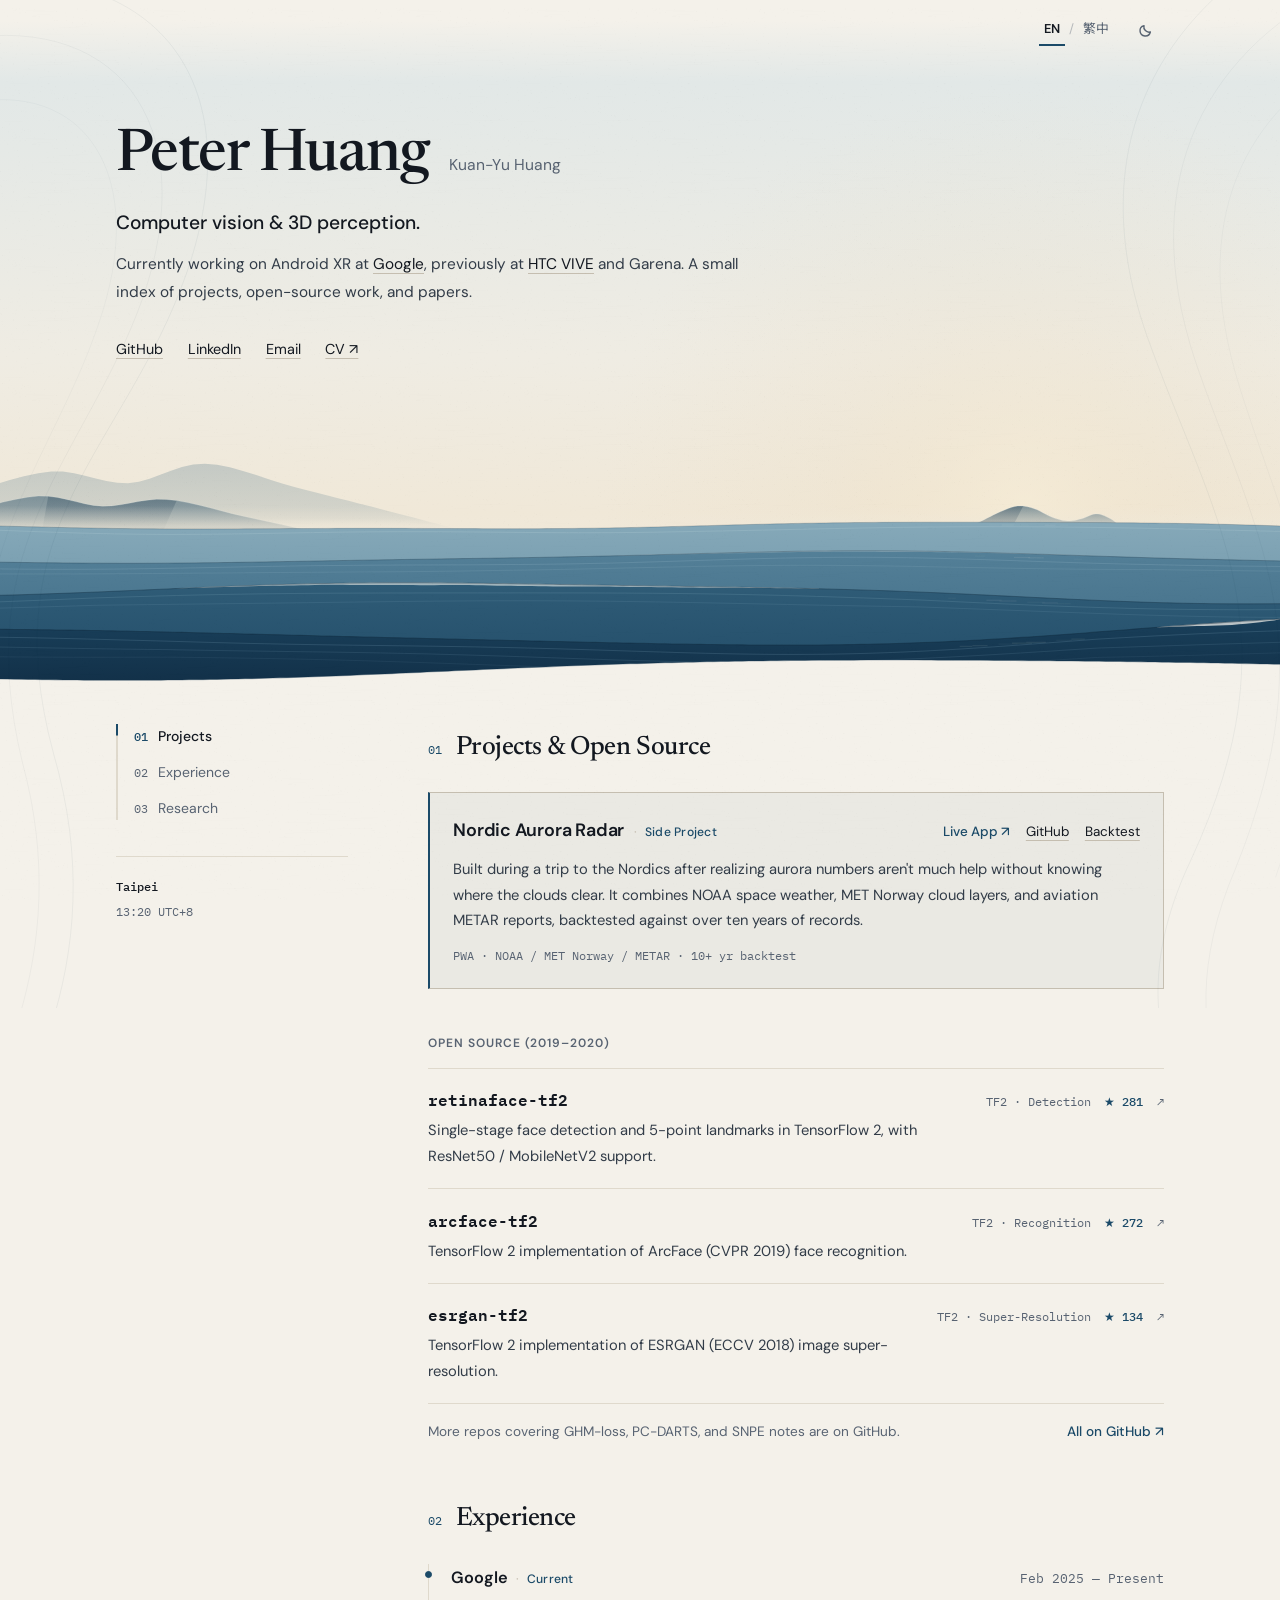
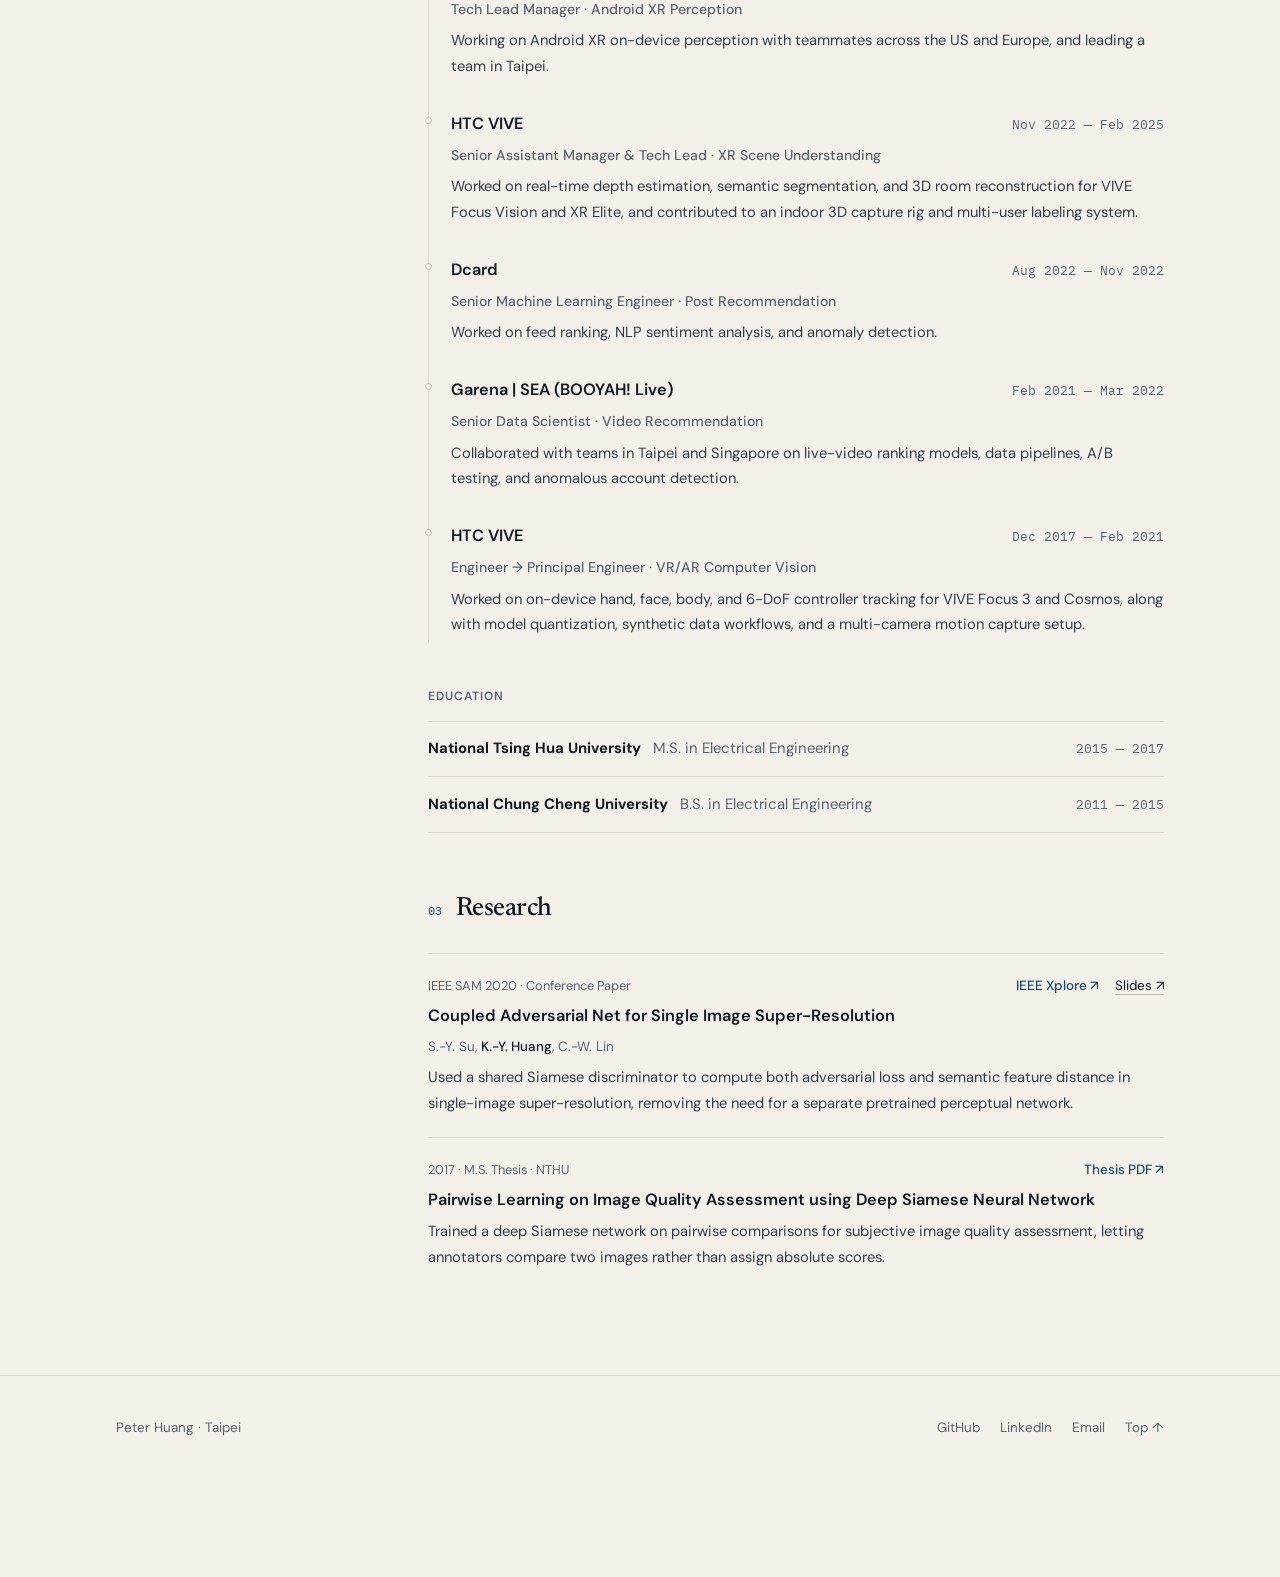
<file: index.html>
<!DOCTYPE html>
<html lang="en" data-theme="light">
<head>
  <meta charset="UTF-8" />
  <meta name="viewport" content="width=device-width, initial-scale=1.0, viewport-fit=cover" />
  <meta name="google-site-verification" content="9uDTXgYt6cLyIyEW8tmFensPSWjd_Yc3Xj_U_BoEsS0" />
  <meta id="theme-color-meta" name="theme-color" content="#f4f1ea" />
  <link rel="manifest" href="manifest.webmanifest" />

  <title>Peter Huang — Computer Vision &amp; 3D Perception</title>
  <meta name="description" content="Peter (Kuan-Yu) Huang — Computer vision and 3D perception engineer in Taipei. Android XR at Google, formerly HTC VIVE and Garena." />
  <meta name="author" content="Peter (Kuan-Yu) Huang" />
  <link rel="canonical" href="https://peteryux.github.io/" />

  <!-- Open Graph / Social (Zero PII) -->
  <meta property="og:type" content="website" />
  <meta property="og:url" content="https://peteryux.github.io/" />
  <meta property="og:title" content="Peter Huang — Computer Vision &amp; 3D Perception" />
  <meta property="og:description" content="Computer vision and 3D perception engineer in Taipei. Android XR at Google, formerly HTC VIVE and Garena." />
  <meta property="og:image" content="https://peteryux.github.io/assets/og-card.png" />
  <meta property="og:image:width" content="1200" />
  <meta property="og:image:height" content="630" />
  <meta property="og:image:alt" content="Peter Huang — Computer Vision and 3D Perception Engineer in Taipei" />
  <meta name="twitter:card" content="summary_large_image" />
  <meta name="twitter:title" content="Peter Huang — Computer Vision &amp; 3D Perception" />
  <meta name="twitter:description" content="Computer vision and 3D perception engineer in Taipei. Android XR at Google, formerly HTC VIVE and Garena." />
  <meta name="twitter:image" content="https://peteryux.github.io/assets/og-card.png" />

  <!-- App Icon & Favicon (Tide Crest) -->
  <meta name="apple-mobile-web-app-capable" content="yes" />
  <meta name="mobile-web-app-capable" content="yes" />
  <meta name="apple-mobile-web-app-status-bar-style" content="default" />
  <meta name="apple-mobile-web-app-title" content="Peter Huang" />
  <link rel="icon" type="image/svg+xml" href="assets/icon.svg" />
  <link rel="apple-touch-icon" sizes="180x180" href="assets/apple-touch-icon.png" />
  <link rel="icon" type="image/png" sizes="512x512" href="assets/icon-512.png" />

  <!-- Typography -->
  <link rel="preconnect" href="https://fonts.googleapis.com" />
  <link rel="preconnect" href="https://fonts.gstatic.com" crossorigin />
  <link href="https://fonts.googleapis.com/css2?family=DM+Sans:opsz,wght@9..40,400;9..40,500;9..40,600&family=IBM+Plex+Mono:wght@400;500&family=Newsreader:opsz,wght@6..72,400;6..72,500&family=Noto+Sans+TC:wght@400;500;600&family=Noto+Serif+TC:wght@400;500&display=swap" rel="stylesheet" />

  <!-- Pre-paint theme bootstrap -->
  <script>
    (function () {
      try {
        var saved = window.localStorage.getItem('peteryux_theme');
        var theme = (saved === 'dark' || saved === 'night') ? 'dark' : 'light';
        var color = theme === 'dark' ? '#0b1017' : '#f4f1ea';
        var root = document.documentElement;
        root.setAttribute('data-theme', theme);
        root.style.colorScheme = theme;
        root.style.backgroundColor = color;
        var meta = document.getElementById('theme-color-meta') || document.querySelector('meta[name="theme-color"]');
        if (meta) meta.setAttribute('content', color);
      } catch (e) {}
    })();
  </script>

  <link rel="stylesheet" href="css/style.css?v=20261127i" />
</head>
<body id="top">

  <a href="#main-content" class="skip-link">Skip to content</a>

  <!-- Tactile Paper Grain & Subtle Bathymetric Depth Contours (Full-Scene Continuity) -->
  <div id="paper-grain" class="paper-grain" aria-hidden="true"></div>
  <svg id="depth-contours" class="depth-contours" viewBox="0 0 1440 1600" preserveAspectRatio="xMidYMid slice" fill="none" aria-hidden="true">
    <path d="M-80 220 C 160 170, 290 310, 210 540 C 140 740, -10 820, 60 1080 C 130 1320, 20 1490, -60 1620" stroke="currentColor" stroke-width="0.9" />
    <path d="M-60 280 C 130 240, 230 370, 160 570 C 95 750, -35 840, 25 1090 C 85 1310, -10 1470, -80 1600" stroke="currentColor" stroke-width="0.7" />
    <path d="M-40 350 C 95 320, 170 430, 110 600 C 55 760, -55 860, -5 1100" stroke="currentColor" stroke-width="0.55" />
    <path d="M1510 140 C 1320 220, 1210 380, 1290 610 C 1365 820, 1460 940, 1340 1200 C 1240 1410, 1360 1540, 1480 1640" stroke="currentColor" stroke-width="0.9" />
    <path d="M1520 210 C 1360 285, 1275 430, 1345 640 C 1410 830, 1495 950, 1390 1210 C 1300 1420, 1410 1540, 1510 1630" stroke="currentColor" stroke-width="0.7" />
    <path d="M1530 290 C 1400 355, 1335 480, 1395 670 C 1450 845, 1525 965, 1435 1220" stroke="currentColor" stroke-width="0.55" />
  </svg>

  <!-- HEADER (Transparent at top so <body> drives status bar; solid var(--bg) directly on fixed header when scrolled) -->
  <header id="site-header" class="site-header">
    <div class="shell header-inner">
      <a href="#top" id="brand-name" class="brand-name">Peter Huang</a>

      <nav class="nav-links" aria-label="Primary navigation">
        <a href="#projects" data-i18n="navProjects">Projects</a>
        <a href="#experience" data-i18n="navExp">Experience</a>
        <a href="#research" data-i18n="navResearch">Research</a>
      </nav>

      <div class="header-controls">
        <div id="lang-switch" class="lang-switch" role="group" aria-label="Language switch">
          <button id="btn-lang-en" type="button" class="ctrl-btn is-active" aria-pressed="true">EN</button>
          <span class="ctrl-sep" aria-hidden="true">/</span>
          <button id="btn-lang-zh" type="button" class="ctrl-btn" aria-pressed="false">繁中</button>
          <span id="lang-indicator" class="lang-indicator" aria-hidden="true"></span>
        </div>

        <button id="btn-theme" type="button" class="theme-btn" aria-label="Toggle dark mode" title="Toggle theme">
          <svg class="icon-sun" width="15" height="15" viewBox="0 0 16 16" fill="none" stroke="currentColor" stroke-width="1.5" stroke-linecap="round" aria-hidden="true" focusable="false">
            <circle cx="8" cy="8" r="3" />
            <path d="M8 1.5v1.6M8 12.9v1.6M1.5 8h1.6M12.9 8h1.6M3.4 3.4l1.1 1.1M11.5 11.5l1.1 1.1M12.6 3.4l-1.1 1.1M4.5 11.5l-1.1 1.1" />
          </svg>
          <svg class="icon-moon" width="15" height="15" viewBox="0 0 16 16" fill="none" stroke="currentColor" stroke-width="1.5" stroke-linecap="round" stroke-linejoin="round" aria-hidden="true" focusable="false">
            <path d="M13.2 9.6A5.6 5.6 0 0 1 6.4 2.8a5.6 5.6 0 1 0 6.8 6.8Z" />
          </svg>
        </button>
      </div>
    </div>
    <div id="mobile-tide-bar" class="mobile-tide-bar" aria-hidden="true"></div>
  </header>

  <!-- FULL-BLEED TAIWAN EAST COAST PRINT HERO (Qingshui Cliffs + Guishan Island + Prussian-Indigo Swells melting into paper) -->
  <section id="hero-stage" class="hero-stage">
    <canvas id="coast-canvas" class="coast-canvas" aria-hidden="true"></canvas>

    <div class="shell hero-content i18n-swap">
      <h1 id="hero-name" class="hero-name">
        Peter Huang <span class="hero-name-sub">Kuan-Yu Huang</span>
      </h1>

      <p class="hero-lead" data-i18n="heroLead">
        Computer vision &amp; 3D perception.
      </p>

      <p id="hero-bio" class="hero-bio">
        Currently working on Android XR at <a href="https://arvr.google.com/" target="_blank" rel="noopener noreferrer" class="text-link">Google</a>, previously at <a href="https://www.vive.com/us/" target="_blank" rel="noopener noreferrer" class="text-link">HTC VIVE</a> and Garena. A small index of projects, open-source work, and papers.
      </p>

      <div class="hero-links">
        <a href="https://github.com/peteryuX" target="_blank" rel="noopener noreferrer" class="text-link">GitHub</a>
        <a href="https://www.linkedin.com/in/kuan-yu-huang/" target="_blank" rel="noopener noreferrer" class="text-link">LinkedIn</a>
        <button type="button" class="text-link copy-email-btn" data-email="peter124574@gmail.com">
          <span class="copy-email-label">Email</span>
        </button>
        <a href="https://drive.google.com/open?id=17-lXG5CuVkr2549FdiioRPHkRUV3npoD" target="_blank" rel="noopener noreferrer" class="text-link" data-i18n="ctaCv">CV ↗</a>
      </div>
    </div>
  </section>

  <!-- MAIN EDITORIAL SHELL (Asymmetric Desktop 2-Column: Sticky Tide-Depth Rail + Serene Reading Column) -->
  <div class="page-band">
    <div id="main-content" class="shell editorial-grid">

    <!-- LEFT STICKY RAIL (Desktop >= 1024px) -->
    <aside class="side-rail" aria-label="Section index and status">
      <div class="side-rail-inner">
        <div class="rail-index">
          <div class="tide-track" aria-hidden="true">
            <div id="tide-fill" class="tide-fill"></div>
          </div>
          <nav class="rail-nav" aria-label="On this page">
            <a href="#projects" class="rail-link is-active" data-target="projects">
              <span class="rail-num font-mono">01</span>
              <span data-i18n="navProjects">Projects</span>
            </a>
            <a href="#experience" class="rail-link" data-target="experience">
              <span class="rail-num font-mono">02</span>
              <span data-i18n="navExp">Experience</span>
            </a>
            <a href="#research" class="rail-link" data-target="research">
              <span class="rail-num font-mono">03</span>
              <span data-i18n="navResearch">Research</span>
            </a>
          </nav>
        </div>

        <div class="rail-meta font-mono">
          <div class="rail-loc" data-i18n="railLoc">Taipei</div>
          <div id="taipei-clock" class="rail-clock">--:-- UTC+8</div>
        </div>

        <div id="rail-actions" class="rail-actions">
          <button type="button" class="rail-action-link copy-email-btn" data-email="peter124574@gmail.com">
            <span class="copy-email-label" data-i18n="copyEmailShort">Copy Email</span>
          </button>
          <a href="https://github.com/peteryuX" target="_blank" rel="noopener noreferrer" class="rail-action-link">GitHub ↗</a>
          <a href="https://drive.google.com/open?id=17-lXG5CuVkr2549FdiioRPHkRUV3npoD" target="_blank" rel="noopener noreferrer" class="rail-action-link" data-i18n="ctaCv">CV ↗</a>
        </div>
      </div>
    </aside>

    <!-- RIGHT READING STREAM -->
    <main class="reading-stream i18n-swap">

      <!-- 01 · PROJECTS & OPEN SOURCE -->
      <section id="projects" class="section">
        <header class="section-head">
          <span class="section-num font-mono">01</span>
          <h2 class="section-title" data-i18n="secProjects">Projects &amp; Open Source</h2>
        </header>

        <!-- Featured Side Project (Architectural Editorial Hairline Plate, Zero SaaS Box) -->
        <article class="editorial-plate">
          <div class="plate-top">
            <div class="entry-title-group">
              <h3 class="entry-title">Nordic Aurora Radar</h3>
              <span class="entry-tag" data-i18n="auroraBadge">Side Project</span>
            </div>
            <div class="inline-links">
              <a id="aurora-live-link" href="https://peteryux.github.io/nordic-aurora-radar/" target="_blank" rel="noopener noreferrer" class="accent-link" data-i18n="liveApp">Live App ↗</a>
              <a href="https://github.com/peteryuX/nordic-aurora-radar" target="_blank" rel="noopener noreferrer" class="text-link">GitHub</a>
              <a href="https://github.com/peteryuX/nordic-aurora-radar/blob/main/VALIDATION.md" target="_blank" rel="noopener noreferrer" class="text-link" data-i18n="validation">Backtest</a>
            </div>
          </div>

          <p class="item-desc" data-i18n="auroraDesc">
            Built during a trip to the Nordics after realizing aurora numbers aren't much help without knowing where the clouds clear. It combines NOAA space weather, MET Norway cloud layers, and aviation METAR reports, backtested against over ten years of records.
          </p>

          <p class="meta-line font-mono">PWA · NOAA / MET Norway / METAR · 10+ yr backtest</p>
        </article>

        <!-- Open Source (Spotlight Depth-of-Field List) -->
        <div class="list-wrap">
          <div class="sub-label" data-i18n="ossLabel">Open Source (2019–2020)</div>

          <div class="list-group spotlight-group">
            <a href="https://github.com/peteryuX/retinaface-tf2" target="_blank" rel="noopener noreferrer" class="list-row list-row-link spotlight-item">
              <div class="row-main">
                <span class="row-title font-mono">retinaface-tf2</span>
                <p class="item-desc" data-i18n="repoRetina">
                  Single-stage face detection and 5-point landmarks in TensorFlow 2, with ResNet50 / MobileNetV2 support.
                </p>
              </div>
              <div class="row-meta font-mono">
                <span>TF2 · Detection</span>
                <span class="star-count" data-repo="retinaface-tf2">★ 281</span>
                <span class="arrow" aria-hidden="true">↗</span>
              </div>
            </a>

            <a href="https://github.com/peteryuX/arcface-tf2" target="_blank" rel="noopener noreferrer" class="list-row list-row-link spotlight-item">
              <div class="row-main">
                <span class="row-title font-mono">arcface-tf2</span>
                <p class="item-desc" data-i18n="repoArc">
                  TensorFlow 2 implementation of ArcFace (CVPR 2019) face recognition.
                </p>
              </div>
              <div class="row-meta font-mono">
                <span>TF2 · Recognition</span>
                <span class="star-count" data-repo="arcface-tf2">★ 272</span>
                <span class="arrow" aria-hidden="true">↗</span>
              </div>
            </a>

            <a href="https://github.com/peteryuX/esrgan-tf2" target="_blank" rel="noopener noreferrer" class="list-row list-row-link spotlight-item">
              <div class="row-main">
                <span class="row-title font-mono">esrgan-tf2</span>
                <p class="item-desc" data-i18n="repoEsrgan">
                  TensorFlow 2 implementation of ESRGAN (ECCV 2018) image super-resolution.
                </p>
              </div>
              <div class="row-meta font-mono">
                <span>TF2 · Super-Resolution</span>
                <span class="star-count" data-repo="esrgan-tf2">★ 134</span>
                <span class="arrow" aria-hidden="true">↗</span>
              </div>
            </a>
          </div>

          <div class="list-footer">
            <span class="muted-note" data-i18n="moreReposNote">More repos covering GHM-loss, PC-DARTS, and SNPE notes are on GitHub.</span>
            <a href="https://github.com/peteryuX?tab=repositories" target="_blank" rel="noopener noreferrer" class="accent-link" data-i18n="allReposLink">All on GitHub ↗</a>
          </div>
        </div>
      </section>

      <!-- 02 · EXPERIENCE -->
      <section id="experience" class="section">
        <header class="section-head">
          <span class="section-num font-mono">02</span>
          <h2 class="section-title" data-i18n="secExp">Experience</h2>
        </header>

        <ol id="timeline-list" class="timeline-list">
          <li class="timeline-item is-current">
            <span class="timeline-dot" aria-hidden="true"></span>
            <div class="timeline-head">
              <div class="timeline-org-wrap">
                <span class="timeline-org">Google</span>
                <span class="entry-tag">Current</span>
              </div>
              <span class="timeline-period font-mono">Feb 2025 — Present</span>
            </div>
            <div class="timeline-role">Tech Lead Manager · Android XR Perception</div>
            <p class="timeline-detail">Working on Android XR on-device perception with teammates across the US and Europe, and leading a team in Taipei.</p>
          </li>
          <li class="timeline-item">
            <span class="timeline-dot" aria-hidden="true"></span>
            <div class="timeline-head">
              <div class="timeline-org-wrap"><span class="timeline-org">HTC VIVE</span></div>
              <span class="timeline-period font-mono">Nov 2022 — Feb 2025</span>
            </div>
            <div class="timeline-role">Senior Assistant Manager &amp; Tech Lead · XR Scene Understanding</div>
            <p class="timeline-detail">Worked on real-time depth estimation, semantic segmentation, and 3D room reconstruction for VIVE Focus Vision and XR Elite, and contributed to an indoor 3D capture rig and multi-user labeling system.</p>
          </li>
          <li class="timeline-item">
            <span class="timeline-dot" aria-hidden="true"></span>
            <div class="timeline-head">
              <div class="timeline-org-wrap"><span class="timeline-org">Dcard</span></div>
              <span class="timeline-period font-mono">Aug 2022 — Nov 2022</span>
            </div>
            <div class="timeline-role">Senior Machine Learning Engineer · Post Recommendation</div>
            <p class="timeline-detail">Worked on feed ranking, NLP sentiment analysis, and anomaly detection.</p>
          </li>
          <li class="timeline-item">
            <span class="timeline-dot" aria-hidden="true"></span>
            <div class="timeline-head">
              <div class="timeline-org-wrap"><span class="timeline-org">Garena | SEA (BOOYAH! Live)</span></div>
              <span class="timeline-period font-mono">Feb 2021 — Mar 2022</span>
            </div>
            <div class="timeline-role">Senior Data Scientist · Video Recommendation</div>
            <p class="timeline-detail">Collaborated with teams in Taipei and Singapore on live-video ranking models, data pipelines, A/B testing, and anomalous account detection.</p>
          </li>
          <li class="timeline-item">
            <span class="timeline-dot" aria-hidden="true"></span>
            <div class="timeline-head">
              <div class="timeline-org-wrap"><span class="timeline-org">HTC VIVE</span></div>
              <span class="timeline-period font-mono">Dec 2017 — Feb 2021</span>
            </div>
            <div class="timeline-role">Engineer → Principal Engineer · VR/AR Computer Vision</div>
            <p class="timeline-detail">Worked on on-device hand, face, body, and 6-DoF controller tracking for VIVE Focus 3 and Cosmos, along with model quantization, synthetic data workflows, and a multi-camera motion capture setup.</p>
          </li>
        </ol>

        <div class="edu-block">
          <div class="sub-label" data-i18n="eduLabel">Education</div>
          <ol id="edu-list" class="edu-list">
            <li class="edu-item">
              <div class="edu-main"><strong>National Tsing Hua University</strong><span class="edu-degree">M.S. in Electrical Engineering</span></div>
              <span class="timeline-period font-mono">2015 — 2017</span>
            </li>
            <li class="edu-item">
              <div class="edu-main"><strong>National Chung Cheng University</strong><span class="edu-degree">B.S. in Electrical Engineering</span></div>
              <span class="timeline-period font-mono">2011 — 2015</span>
            </li>
          </ol>
        </div>
      </section>

      <!-- 03 · RESEARCH -->
      <section id="research" class="section">
        <header class="section-head">
          <span class="section-num font-mono">03</span>
          <h2 class="section-title" data-i18n="secResearch">Research</h2>
        </header>

        <div id="research-list" class="list-group">
          <article class="research-item">
            <div class="research-top">
              <span class="research-venue">IEEE SAM 2020 · Conference Paper</span>
              <div class="inline-links">
                <a href="https://ieeexplore.ieee.org/document/9104288" target="_blank" rel="noopener noreferrer" class="accent-link">IEEE Xplore ↗</a>
                <a href="https://drive.google.com/file/d/1vRl-KzjME1YsZ8MMoa1YzVe2M_aSxWBx/view?usp=sharing" target="_blank" rel="noopener noreferrer" class="text-link">Slides ↗</a>
              </div>
            </div>
            <h3 class="research-title">Coupled Adversarial Net for Single Image Super-Resolution</h3>
            <div class="research-authors">S.-Y. Su, <strong>K.-Y. Huang</strong>, C.-W. Lin</div>
            <p class="item-desc">Used a shared Siamese discriminator to compute both adversarial loss and semantic feature distance in single-image super-resolution, removing the need for a separate pretrained perceptual network.</p>
          </article>
          <article class="research-item">
            <div class="research-top">
              <span class="research-venue">2017 · M.S. Thesis · NTHU</span>
              <div class="inline-links">
                <a href="https://drive.google.com/file/d/1zC_vFjnTs9s74RT2SB_xEcDwKQv6sKQ_/view?usp=sharing" target="_blank" rel="noopener noreferrer" class="accent-link">Thesis PDF ↗</a>
              </div>
            </div>
            <h3 class="research-title">Pairwise Learning on Image Quality Assessment using Deep Siamese Neural Network</h3>
            <p class="item-desc">Trained a deep Siamese network on pairwise comparisons for subjective image quality assessment, letting annotators compare two images rather than assign absolute scores.</p>
          </article>
        </div>
      </section>

    </main>
    </div>
  </div>

  <!-- FOOTER WITH RICH RETURNING PACIFIC TIDE -->
  <footer class="site-footer">
    <div class="shell footer-inner">
      <span class="footer-copy" data-i18n="footerCopy">Peter Huang · Taipei</span>
      <div class="footer-links">
        <a href="https://github.com/peteryuX" target="_blank" rel="noopener noreferrer">GitHub</a>
        <a href="https://www.linkedin.com/in/kuan-yu-huang/" target="_blank" rel="noopener noreferrer">LinkedIn</a>
        <button type="button" class="copy-email-btn footer-btn" data-email="peter124574@gmail.com">
          <span class="copy-email-label">Email</span>
        </button>
        <a href="#top" data-i18n="backTop">Top ↑</a>
      </div>
    </div>
    <canvas id="footer-tide" class="footer-tide" aria-hidden="true"></canvas>
  </footer>

  <!-- Screen-reader live announcement for clipboard copy -->
  <div id="sr-status" class="sr-only" aria-live="polite"></div>

  <script src="js/app.js?v=20261127i"></script>
  <script src="js/easter-eggs.js?v=20261127i" defer></script>
</body>
</html>
</file>
<file: css/style.css>
/* ==========================================================================
   Peter (Kuan-Yu) Huang — Coastal Depth-Field & Editorial Personal Page
   Hiroshi Yoshida / Kawase Hasui Indigo Pigments · Asymmetric 1120px Grid ·
   Tactile Micro-Interactions · Zero SaaS Cliché · Zero AI Feel
   ========================================================================== */

:root,
[data-theme="light"] {
  color-scheme: light;
  --bg: #f4f1ea;
  --surface: rgba(20, 56, 82, 0.042);
  --fg: #131820;
  --body: #323c48;
  --muted: #586372;
  --accent: #1b4a68;
  --border: #dfd9cc;
  --border-strong: #c5beb0;
  --header-scrolled: rgba(244, 241, 234, 0.84);
  --contour: rgba(24, 62, 88, 0.065);
}

[data-theme="dark"] {
  color-scheme: dark;
  --bg: #0b1017;
  --surface: rgba(152, 194, 224, 0.055);
  --fg: #eef1f5;
  --body: #b5c0cd;
  --muted: #8290a2;
  --accent: #8cc0e0;
  --border: #1b2430;
  --border-strong: #2c3849;
  --header-scrolled: rgba(11, 16, 23, 0.84);
  --contour: rgba(154, 196, 226, 0.065);
}

/* Origin-aware circular ink-wash View Transition for theme switch */
::view-transition-old(root),
::view-transition-new(root) {
  animation: none;
  mix-blend-mode: normal;
}

::view-transition-new(root) {
  animation: ink-reveal 380ms cubic-bezier(0.22, 1, 0.36, 1) both;
}

@media (min-width: 640px) {
  ::view-transition-new(root) {
    animation-duration: 520ms;
  }
}

@keyframes ink-reveal {
  from {
    clip-path: circle(0px at var(--vt-x, 92%) var(--vt-y, 28px));
  }
  to {
    clip-path: circle(var(--vt-r, 150vmax) at var(--vt-x, 92%) var(--vt-y, 28px));
  }
}

/* ==========================================================================
   RESET & BASE
   ========================================================================== */
*, *::before, *::after {
  box-sizing: border-box;
  margin: 0;
  padding: 0;
}

html {
  scroll-behavior: smooth;
  font-size: 16px;
  background-color: var(--bg);
}

body {
  position: relative;
  background-color: var(--bg);
  color: var(--body);
  font-family: "DM Sans", "Noto Sans TC", -apple-system, BlinkMacSystemFont, "PingFang TC", "Segoe UI", sans-serif;
  line-height: 1.72;
  -webkit-font-smoothing: antialiased;
  -moz-osx-font-smoothing: grayscale;
  overflow-x: hidden;
}

/* Visible full-width content surface below hero so body background can signal
   Safari 26+/27+ live status-bar observer at t=0ms while all visible surfaces ease in lockstep. */
.page-band {
  position: relative;
  z-index: 1;
  background-color: var(--bg);
}

html.is-theme-fading .page-band,
html.is-theme-fading .site-footer,
html.is-theme-fading .hero-stage,
html.is-theme-fading .featured-card {
  transition: background-color 260ms cubic-bezier(0.25, 0.1, 0.25, 1),
              border-color 260ms cubic-bezier(0.25, 0.1, 0.25, 1),
              color 260ms cubic-bezier(0.25, 0.1, 0.25, 1);
}

html.is-theme-fading body,
html.is-theme-fading .hero-name,
html.is-theme-fading .hero-name-sub,
html.is-theme-fading .hero-lead,
html.is-theme-fading .hero-bio,
html.is-theme-fading .section-title,
html.is-theme-fading .section-num,
html.is-theme-fading .item-desc,
html.is-theme-fading .featured-title,
html.is-theme-fading .entry-tag,
html.is-theme-fading .repo-name,
html.is-theme-fading .repo-desc,
html.is-theme-fading .timeline-org,
html.is-theme-fading .timeline-role,
html.is-theme-fading .timeline-detail,
html.is-theme-fading .timeline-period,
html.is-theme-fading .research-title,
html.is-theme-fading .research-venue,
html.is-theme-fading .brand-name,
html.is-theme-fading .ctrl-btn,
html.is-theme-fading .theme-btn,
html.is-theme-fading .text-link,
html.is-theme-fading .accent-link,
html.is-theme-fading .footer-inner {
  transition: color 260ms cubic-bezier(0.25, 0.1, 0.25, 1),
              border-color 260ms cubic-bezier(0.25, 0.1, 0.25, 1),
              text-decoration-color 260ms cubic-bezier(0.25, 0.1, 0.25, 1);
}

::selection {
  background: rgba(27, 74, 104, 0.16);
  color: var(--fg);
}

[data-theme="dark"] ::selection {
  background: rgba(140, 192, 224, 0.22);
}

a {
  color: inherit;
  text-decoration: none;
}

button {
  font: inherit;
  color: inherit;
  background: none;
  border: none;
  cursor: pointer;
}

a:focus-visible,
button:focus-visible {
  outline: 2px solid var(--accent);
  outline-offset: 3px;
  border-radius: 2px;
}

.sr-only {
  position: absolute;
  width: 1px;
  height: 1px;
  overflow: hidden;
  clip: rect(0 0 0 0);
  white-space: nowrap;
}

.skip-link {
  position: fixed;
  top: -60px;
  left: 1rem;
  z-index: 100;
  padding: 0.5rem 0.9rem;
  background: var(--fg);
  color: var(--bg);
  font-size: 0.85rem;
}

.skip-link:focus {
  top: 0.75rem;
}

.font-mono {
  font-family: "IBM Plex Mono", ui-monospace, SFMono-Regular, Menlo, Consolas, monospace;
}

.shell {
  width: 100%;
  max-width: 1120px;
  margin-left: auto;
  margin-right: auto;
  padding-left: 1.35rem;
  padding-right: 1.35rem;
}

@media (min-width: 640px) {
  .shell {
    padding-left: 2.25rem;
    padding-right: 2.25rem;
  }
}

/* ==========================================================================
   FULL-SCENE PAPER GRAIN & BATHYMETRIC DEPTH CONTOURS
   ========================================================================== */
.paper-grain {
  position: fixed;
  top: 8px;
  right: 0;
  bottom: 0;
  left: 0;
  z-index: 50;
  pointer-events: none;
  opacity: 0.55;
}

.depth-contours {
  position: fixed;
  inset: 0;
  width: 100vw;
  height: 112vh;
  z-index: 2;
  pointer-events: none;
  color: var(--contour);
  will-change: transform;
  display: none;
}

@media (min-width: 1140px) {
  .depth-contours {
    display: block;
  }
}

/* Subtle settle animation on language switch */
.i18n-swap {
  transition: opacity 150ms cubic-bezier(0.22, 1, 0.36, 1), transform 150ms cubic-bezier(0.22, 1, 0.36, 1);
}

.i18n-swap.is-swapping {
  opacity: 0.32;
  transform: translateY(3px);
}

/* ==========================================================================
   HEADER (Zero backdrop-filter anywhere in fixed header — real iOS 26 testing
   proved backdrop-filter stops WebKit tint sampling. When scrolled, solid
   background-color: var(--bg) lives directly on fixed .site-header so WebKit
   LocalFrameView::fixedContainerEdges() reads CSS background-color directly
   from the ancestor chain instead of falling back to cached pixel sampling.)
   ========================================================================== */
.site-header {
  position: fixed;
  top: 0;
  left: 0;
  right: 0;
  z-index: 40;
  padding-top: env(safe-area-inset-top, 0px);
  background-color: transparent;
}

.site-header.is-scrolled {
  background-color: var(--bg);
  border-bottom: 1px solid var(--border);
}

.header-inner {
  position: relative;
  height: 54px;
  display: flex;
  align-items: center;
  justify-content: space-between;
  gap: 1rem;
}

@media (min-width: 640px) {
  .header-inner {
    height: 60px;
  }
}

.brand-name {
  font-family: "Newsreader", "Noto Serif TC", Georgia, serif;
  font-size: 1.06rem;
  font-weight: 500;
  color: var(--fg);
  letter-spacing: -0.01em;
  white-space: nowrap;
  opacity: 0;
  transform: translateY(-4px);
  pointer-events: none;
  transition: opacity 240ms ease, transform 260ms cubic-bezier(0.22, 1, 0.36, 1);
  -webkit-touch-callout: none;
  -webkit-user-select: none;
  user-select: none;
}

.site-header.has-passed-hero .brand-name,
.brand-name:focus-visible {
  opacity: 1;
  transform: translateY(0);
  pointer-events: auto;
}

html[lang="zh-Hant"] .brand-name {
  letter-spacing: 0.04em;
}

.nav-links {
  display: none;
  align-items: center;
  gap: 1.85rem;
  font-size: 0.86rem;
  color: var(--muted);
}

.nav-links a {
  position: relative;
  padding: 4px 0;
  transition: color 0.18s ease;
}

.nav-links a::after {
  content: "";
  position: absolute;
  left: 0;
  right: 0;
  bottom: 0;
  height: 1px;
  background: var(--accent);
  transform: scaleX(0);
  transform-origin: left;
  transition: transform 240ms cubic-bezier(0.22, 1, 0.36, 1);
}

.nav-links a:hover,
.nav-links a.is-active {
  color: var(--fg);
}

.nav-links a.is-active::after {
  transform: scaleX(1);
}

@media (min-width: 640px) and (max-width: 1023px) {
  .nav-links {
    display: flex;
  }
}

.header-controls {
  display: flex;
  align-items: center;
  gap: 0.75rem;
}

.lang-switch {
  position: relative;
  display: inline-flex;
  align-items: center;
  gap: 0.25rem;
  font-size: 0.8rem;
  color: var(--muted);
  padding-bottom: 3px;
}

.ctrl-btn {
  min-height: 36px;
  padding: 4px 5px;
  color: var(--muted);
  transition: color 0.18s ease;
}

.ctrl-btn:hover {
  color: var(--fg);
}

.ctrl-btn.is-active {
  color: var(--fg);
  font-weight: 600;
}

.ctrl-sep {
  opacity: 0.38;
  user-select: none;
}

.lang-indicator {
  position: absolute;
  bottom: 4px;
  left: 0;
  height: 1.5px;
  background-color: var(--accent);
  transform-origin: left;
  transition: transform 260ms cubic-bezier(0.22, 1, 0.36, 1), width 260ms cubic-bezier(0.22, 1, 0.36, 1);
  pointer-events: none;
}

.theme-btn {
  width: 38px;
  height: 38px;
  display: inline-flex;
  align-items: center;
  justify-content: center;
  color: var(--muted);
  transition: color 0.18s ease, transform 0.22s cubic-bezier(0.22, 1, 0.36, 1);
}

.theme-btn:hover {
  color: var(--fg);
}

.theme-btn:active {
  transform: scale(0.92);
}

[data-theme="light"] .icon-sun { display: none; }
[data-theme="light"] .icon-moon { display: block; }
[data-theme="dark"] .icon-sun { display: block; }
[data-theme="dark"] .icon-moon { display: none; }

/* Mobile scroll tide progress bar along bottom of sticky header */
.mobile-tide-bar {
  position: absolute;
  left: 0;
  bottom: 0;
  width: 100%;
  height: 1.5px;
  background-color: var(--accent);
  transform: scaleX(0);
  transform-origin: left;
  pointer-events: none;
  opacity: 0.85;
}

@media (min-width: 1024px) {
  .mobile-tide-bar {
    display: none;
  }
}

/* ==========================================================================
   FULL-BLEED TAIWAN EAST COAST HERO STAGE
   ========================================================================== */
.hero-stage {
  position: relative;
  width: 100%;
  min-height: 66svh;
  overflow: hidden;
  padding-top: calc(6.25rem + env(safe-area-inset-top, 0px));
  padding-bottom: 11.5rem;
  display: flex;
  align-items: flex-start;
  touch-action: pan-y;
}

@media (min-width: 640px) {
  .hero-stage {
    min-height: clamp(560px, 76vh, 720px);
    padding-top: calc(7.75rem + env(safe-area-inset-top, 0px));
    padding-bottom: 16.5rem;
  }
}

.coast-canvas {
  position: absolute;
  inset: 0;
  width: 100%;
  height: 100%;
  display: block;
  z-index: 0;
  pointer-events: none;
}

.hero-content {
  position: relative;
  z-index: 2;
}

.hero-name {
  font-family: "Newsreader", "Noto Serif TC", Georgia, serif;
  font-size: clamp(2.45rem, 5.4vw, 3.65rem);
  font-weight: 500;
  line-height: 1.1;
  letter-spacing: -0.026em;
  color: var(--fg);
}

html[lang="zh-Hant"] .hero-name {
  letter-spacing: 0.03em;
}

.hero-name-sub {
  display: inline-block;
  margin-left: 0.55rem;
  font-family: "DM Sans", "Noto Sans TC", sans-serif;
  font-size: 0.98rem;
  font-weight: 400;
  letter-spacing: 0;
  color: var(--muted);
}

@media (max-width: 520px) {
  .hero-name-sub {
    display: block;
    margin-left: 0;
    margin-top: 0.4rem;
  }
}

.hero-lead {
  margin-top: 1.25rem;
  font-size: clamp(1.08rem, 1.5vw, 1.24rem);
  font-weight: 500;
  line-height: 1.52;
  color: var(--fg);
  max-width: 38rem;
}

.hero-bio {
  margin-top: 0.85rem;
  font-size: 0.96rem;
  line-height: 1.82;
  color: var(--body);
  max-width: 39rem;
}

.hero-links {
  margin-top: 1.65rem;
  display: flex;
  flex-wrap: wrap;
  align-items: center;
  gap: 0.5rem 1.55rem;
  font-size: 0.9rem;
}

/* ==========================================================================
   LINKS & INLINE COPY EMAIL MORPH
   ========================================================================== */
.text-link {
  color: var(--fg);
  text-decoration: underline;
  text-decoration-color: var(--border-strong);
  text-underline-offset: 4px;
  text-decoration-thickness: 1px;
  transition: color 0.18s ease, text-decoration-color 0.18s ease;
}

.text-link:hover {
  color: var(--accent);
  text-decoration-color: var(--accent);
}

.accent-link {
  color: var(--accent);
  font-weight: 500;
  text-decoration: underline;
  text-decoration-color: transparent;
  text-underline-offset: 4px;
  transition: text-decoration-color 0.18s ease;
}

.accent-link:hover {
  text-decoration-color: var(--accent);
}

.copy-email-btn {
  display: inline-flex;
  align-items: center;
  min-height: 32px;
}

.copy-email-btn.is-copied {
  color: var(--accent);
  text-decoration-color: var(--accent);
}

/* ==========================================================================
   ASYMMETRIC EDITORIAL GRID (1120px: Sticky Left Rail + Reading Stream)
   ========================================================================== */
.editorial-grid {
  position: relative;
  z-index: 3;
  padding-top: 1.5rem;
  padding-bottom: 5.5rem;
}

@media (min-width: 1024px) {
  .editorial-grid {
    display: grid;
    grid-template-columns: 232px minmax(0, 1fr);
    gap: 5rem;
    align-items: start;
    padding-top: 2.5rem;
    padding-bottom: 6.5rem;
  }
}

/* Sticky Left Rail */
.side-rail {
  display: none;
}

@media (min-width: 1024px) {
  .side-rail {
    display: block;
    position: sticky;
    top: 96px;
  }
}

.side-rail-inner {
  display: flex;
  flex-direction: column;
  gap: 2.25rem;
}

.rail-index {
  position: relative;
  display: flex;
  gap: 1rem;
}

.tide-track {
  position: relative;
  width: 1.5px;
  background-color: var(--border);
  flex-shrink: 0;
}

.tide-fill {
  position: absolute;
  top: 0;
  left: 0;
  width: 100%;
  height: 100%;
  background-color: var(--accent);
  transform: scaleY(0.15);
  transform-origin: top;
  will-change: transform;
}

.rail-nav {
  display: flex;
  flex-direction: column;
  gap: 0.75rem;
}

.rail-link {
  display: inline-flex;
  align-items: baseline;
  gap: 0.65rem;
  font-size: 0.875rem;
  color: var(--muted);
  transition: color 0.18s ease, transform 220ms cubic-bezier(0.22, 1, 0.36, 1);
}

.rail-link:hover {
  color: var(--fg);
  transform: translateX(3px);
}

.rail-link.is-active {
  color: var(--fg);
  font-weight: 500;
}

.rail-link.is-active .rail-num {
  color: var(--accent);
}

.rail-num {
  font-size: 0.72rem;
  color: var(--muted);
  transition: color 0.18s ease;
}

.rail-meta {
  padding-top: 1.25rem;
  border-top: 1px solid var(--border);
  display: flex;
  flex-direction: column;
  gap: 0.25rem;
  font-size: 0.75rem;
  color: var(--muted);
}

.rail-loc {
  color: var(--fg);
  font-weight: 500;
}

.rail-clock {
  font-variant-numeric: tabular-nums;
}

.rail-actions {
  display: flex;
  flex-direction: column;
  align-items: flex-start;
  gap: 0.45rem;
  padding-top: 1.25rem;
  border-top: 1px solid var(--border);
  font-size: 0.82rem;
  color: var(--muted);
  opacity: 0;
  visibility: hidden;
  transform: translateY(6px);
  pointer-events: none;
  transition: opacity 280ms cubic-bezier(0.22, 1, 0.36, 1), transform 280ms cubic-bezier(0.22, 1, 0.36, 1), visibility 0s linear 280ms;
}

.rail-actions.is-visible {
  opacity: 1;
  visibility: visible;
  transform: translateY(0);
  pointer-events: auto;
  transition: opacity 280ms cubic-bezier(0.22, 1, 0.36, 1), transform 280ms cubic-bezier(0.22, 1, 0.36, 1), visibility 0s linear 0s;
}

.rail-action-link {
  transition: color 0.18s ease;
}

.rail-action-link:hover {
  color: var(--accent);
}

/* Reading Stream */
.reading-stream {
  min-width: 0;
  max-width: 760px;
}

.section {
  padding-top: 3.75rem;
  scroll-margin-top: 5.5rem;
}

.section:first-child {
  padding-top: 0.5rem;
}

.section-head {
  display: flex;
  align-items: baseline;
  gap: 0.85rem;
  margin-bottom: 1.75rem;
}

.section-num {
  font-size: 0.76rem;
  color: var(--accent);
}

.section-title {
  font-family: "Newsreader", "Noto Serif TC", Georgia, serif;
  font-size: 1.65rem;
  font-weight: 500;
  line-height: 1.22;
  letter-spacing: -0.018em;
  color: var(--fg);
}

html[lang="zh-Hant"] .section-title {
  letter-spacing: 0.03em;
}

.sub-label {
  font-size: 0.75rem;
  font-weight: 600;
  letter-spacing: 0.08em;
  text-transform: uppercase;
  color: var(--muted);
  margin-bottom: 0.9rem;
}

.item-desc {
  font-size: 0.92rem;
  line-height: 1.75;
  color: var(--body);
}

/* ==========================================================================
   01 · PROJECTS & SPOTLIGHT DEPTH-OF-FIELD LISTS
   ========================================================================== */
.editorial-plate {
  padding: 1.35rem 1.45rem;
  border: 1px solid var(--border-strong);
  border-left: 2.5px solid var(--accent);
  background-color: var(--surface);
  display: flex;
  flex-direction: column;
  gap: 0.7rem;
  margin-bottom: 2.75rem;
  transition: border-color 0.22s ease, background-color 0.22s ease;
}

.plate-top {
  display: flex;
  flex-wrap: wrap;
  align-items: baseline;
  justify-content: space-between;
  gap: 0.5rem 1rem;
}

.entry-title-group {
  display: inline-flex;
  flex-wrap: wrap;
  align-items: baseline;
  gap: 0.6rem;
}

.entry-title {
  font-size: 1.12rem;
  font-weight: 600;
  color: var(--fg);
  letter-spacing: -0.012em;
}

.entry-tag {
  font-size: 0.76rem;
  font-weight: 500;
  color: var(--accent);
  letter-spacing: 0.02em;
}

.entry-tag::before {
  content: "·";
  margin-right: 0.5rem;
  color: var(--border-strong);
}

.inline-links {
  display: inline-flex;
  flex-wrap: wrap;
  align-items: center;
  gap: 1rem;
  font-size: 0.84rem;
}

.meta-line {
  font-size: 0.77rem;
  color: var(--muted);
}

.list-group {
  display: flex;
  flex-direction: column;
}

.list-row {
  position: relative;
  display: flex;
  flex-direction: column;
  gap: 0.45rem;
  padding: 1.15rem 0;
  border-top: 1px solid var(--border);
  transition: opacity 240ms cubic-bezier(0.22, 1, 0.36, 1), background-color 200ms ease;
}

.list-row:last-child {
  border-bottom: 1px solid var(--border);
}

.list-row::before {
  content: "";
  position: absolute;
  top: -1px;
  left: 0;
  right: 0;
  height: 1.5px;
  background-color: var(--accent);
  transform: scaleX(0);
  transform-origin: left;
  transition: transform 280ms cubic-bezier(0.22, 1, 0.36, 1);
  pointer-events: none;
}

@media (min-width: 640px) {
  .list-row {
    flex-direction: row;
    align-items: baseline;
    justify-content: space-between;
    gap: 1.75rem;
  }
}

.row-main {
  min-width: 0;
  flex: 1;
  display: flex;
  flex-direction: column;
  gap: 0.25rem;
}

.row-title {
  font-size: 0.98rem;
  font-weight: 600;
  color: var(--fg);
  transition: color 180ms ease, transform 240ms cubic-bezier(0.22, 1, 0.36, 1);
}

.row-meta {
  flex-shrink: 0;
  display: inline-flex;
  align-items: center;
  gap: 0.85rem;
  font-size: 0.78rem;
  color: var(--muted);
  white-space: nowrap;
}

.star-count {
  color: var(--accent);
  font-weight: 500;
}

.arrow {
  display: inline-block;
  transition: transform 240ms cubic-bezier(0.22, 1, 0.36, 1), color 180ms ease;
}

.list-footer {
  margin-top: 1rem;
  display: flex;
  flex-wrap: wrap;
  align-items: baseline;
  justify-content: space-between;
  gap: 0.5rem 1rem;
  font-size: 0.85rem;
}

.muted-note {
  color: var(--muted);
}

/* Depth-of-Field Spotlight Hover (Fine pointers only — never traps touch users) */
@media (hover: hover) and (pointer: fine) {
  .spotlight-group:has(.spotlight-item:hover) .spotlight-item:not(:hover) {
    opacity: 0.42;
  }

  .list-row-link:hover::before {
    transform: scaleX(1);
  }

  .list-row-link:hover .row-title {
    color: var(--accent);
    transform: translateX(4px);
  }

  .list-row-link:hover .arrow {
    color: var(--accent);
    transform: translate(3px, -3px);
  }
}

/* ==========================================================================
   02 · EXPERIENCE SPINE & EDUCATION
   ========================================================================== */
.timeline-list {
  list-style: none;
  position: relative;
  display: flex;
  flex-direction: column;
  padding-left: 1.35rem;
  border-left: 1px solid var(--border);
}

.timeline-item {
  position: relative;
  padding: 0 0 1.85rem 0;
  display: flex;
  flex-direction: column;
  gap: 0.32rem;
  transition: opacity 240ms cubic-bezier(0.22, 1, 0.36, 1);
}

.timeline-item:last-child {
  padding-bottom: 0.25rem;
}

.timeline-dot {
  position: absolute;
  left: -1.35rem;
  top: 0.46rem;
  width: 7px;
  height: 7px;
  margin-left: -4px;
  border-radius: 50%;
  background-color: var(--bg);
  border: 1.5px solid var(--border-strong);
  transition: border-color 0.2s ease, background-color 0.2s ease;
}

.timeline-item.is-current .timeline-dot {
  background-color: var(--accent);
  border-color: var(--accent);
}

@media (hover: hover) and (pointer: fine) {
  .timeline-item:hover .timeline-dot {
    border-color: var(--accent);
  }
}

.timeline-head {
  display: flex;
  flex-direction: column;
  gap: 0.15rem;
}

@media (min-width: 640px) {
  .timeline-head {
    flex-direction: row;
    align-items: baseline;
    justify-content: space-between;
    gap: 1rem;
  }
}

.timeline-org-wrap {
  display: inline-flex;
  flex-wrap: wrap;
  align-items: baseline;
  gap: 0.5rem;
}

.timeline-org {
  font-size: 1.02rem;
  font-weight: 600;
  color: var(--fg);
}

.timeline-period {
  font-size: 0.79rem;
  color: var(--muted);
  white-space: nowrap;
  font-variant-numeric: tabular-nums;
}

.timeline-role {
  font-size: 0.88rem;
  font-weight: 500;
  color: var(--muted);
}

.timeline-detail {
  margin-top: 0.15rem;
  font-size: 0.92rem;
  line-height: 1.75;
  color: var(--body);
}

.edu-block {
  margin-top: 2.75rem;
}

.edu-list {
  list-style: none;
  display: flex;
  flex-direction: column;
}

.edu-item {
  padding: 0.9rem 0;
  border-top: 1px solid var(--border);
  display: flex;
  flex-direction: column;
  gap: 0.15rem;
}

.edu-item:last-child {
  border-bottom: 1px solid var(--border);
}

@media (min-width: 640px) {
  .edu-item {
    flex-direction: row;
    align-items: baseline;
    justify-content: space-between;
    gap: 1rem;
  }
}

.edu-main {
  font-size: 0.93rem;
  color: var(--fg);
}

.edu-degree {
  color: var(--muted);
  margin-left: 0.5rem;
}

@media (max-width: 520px) {
  .edu-degree {
    display: block;
    margin-left: 0;
    font-size: 0.86rem;
  }
}

/* ==========================================================================
   03 · RESEARCH
   ========================================================================== */
.research-item {
  position: relative;
  padding: 1.25rem 0;
  border-top: 1px solid var(--border);
  display: flex;
  flex-direction: column;
  gap: 0.45rem;
  transition: opacity 240ms cubic-bezier(0.22, 1, 0.36, 1);
}

.research-item:last-child {
  padding-bottom: 0;
}

.research-top {
  display: flex;
  flex-wrap: wrap;
  align-items: baseline;
  justify-content: space-between;
  gap: 0.4rem 1rem;
}

.research-venue {
  font-size: 0.8rem;
  color: var(--muted);
  font-variant-numeric: tabular-nums;
}

.research-title {
  font-size: 1.02rem;
  font-weight: 600;
  line-height: 1.45;
  color: var(--fg);
}

.research-authors {
  font-size: 0.84rem;
  color: var(--muted);
}

.research-authors strong {
  color: var(--fg);
  font-weight: 500;
}

/* ==========================================================================
   FOOTER WITH RICH RETURNING PACIFIC TIDE
   ========================================================================== */
.site-footer {
  position: relative;
  z-index: 2;
  border-top: 1px solid var(--border);
  padding-top: 2.25rem;
  overflow: hidden;
  background-color: var(--bg);
}

.footer-inner {
  position: relative;
  z-index: 2;
  display: flex;
  flex-wrap: wrap;
  align-items: center;
  justify-content: space-between;
  gap: 0.75rem 1.5rem;
  font-size: 0.84rem;
  color: var(--muted);
  padding-bottom: 1.5rem;
}

.footer-links {
  display: inline-flex;
  flex-wrap: wrap;
  align-items: center;
  gap: 1.25rem;
}

.footer-links a,
.footer-btn {
  transition: color 0.18s ease;
}

.footer-links a:hover,
.footer-btn:hover {
  color: var(--fg);
}

.footer-tide {
  display: block;
  width: 100%;
  height: 108px;
  cursor: pointer;
}

/* ==========================================================================
   EASTER EGGS — BORDERLESS EDITORIAL HUD (display: none at rest)
   ========================================================================== */
@keyframes hud-in {
  from {
    opacity: 0;
    transform: translateY(3px);
  }
  to {
    opacity: 1;
    transform: translateY(0);
  }
}

.coast-hud {
  position: absolute;
  top: calc(100% + 0.55rem);
  left: 1.25rem;
  right: 1.25rem;
  z-index: 6;
  display: flex;
  flex-direction: column;
  align-items: flex-end;
  gap: 0.12rem;
  pointer-events: none;
}

@media (min-width: 640px) {
  .coast-hud {
    left: 2.25rem;
    right: 2.25rem;
  }
}

@media (min-width: 900px) {
  .coast-hud {
    top: auto;
    bottom: -2px;
    left: auto;
    right: 2.25rem;
    gap: 0.2rem;
  }
}

.coast-hud-bar {
  display: none;
  flex-wrap: wrap;
  justify-content: flex-end;
  align-items: center;
  gap: 0.15rem 0.65rem;
  max-width: 100%;
  padding: 0;
  border: none;
  background: transparent;
  font-family: "IBM Plex Mono", ui-monospace, SFMono-Regular, Menlo, monospace;
  font-size: 0.72rem;
  letter-spacing: 0.03em;
  line-height: 1.3;
  color: var(--muted);
  pointer-events: none;
}

[data-theme="dark"] .coast-hud-bar {
  text-shadow: 0 1px 8px rgba(9, 14, 22, 0.55);
}

.coast-hud-bar.is-open {
  display: inline-flex;
  pointer-events: auto;
  animation: hud-in 180ms cubic-bezier(0.22, 1, 0.36, 1) both;
}

@media (max-width: 639px) {
  .coast-hud-bar {
    font-size: 0.68rem;
    gap: 0.1rem 0.5rem;
  }
}

.coast-hud-btn {
  position: relative;
  display: inline-flex;
  align-items: center;
  justify-content: center;
  min-height: 28px;
  padding: 2px 1px;
  color: var(--muted);
  font: inherit;
  letter-spacing: inherit;
  transition: color 160ms ease;
}

.coast-hud-icon {
  min-width: 26px;
  padding: 2px 4px;
}

@media (pointer: coarse) {
  .coast-hud-btn {
    min-height: 32px;
  }
  .coast-hud-icon {
    min-width: 30px;
  }
}

.coast-hud-btn:hover {
  color: var(--fg);
}

.coast-hud-btn.is-active {
  color: var(--fg);
  font-weight: 500;
  text-decoration: underline;
  text-decoration-color: var(--accent);
  text-decoration-thickness: 1.5px;
  text-underline-offset: 4px;
}

.coast-hud-btn[aria-pressed="true"] .icon-sfx-on {
  display: none;
}

.coast-hud-btn[aria-pressed="false"] .icon-sfx-off {
  display: none;
}

.coast-hud-stat {
  color: var(--fg);
  font-variant-numeric: tabular-nums;
  padding-right: 0.15rem;
}

.coast-hud-accent {
  color: #b6452c;
}

[data-theme="dark"] .coast-hud-accent {
  color: #d8b97e;
}

/* ==========================================================================
   REDUCED MOTION
   ========================================================================== */
@media (prefers-reduced-motion: reduce) {
  html {
    scroll-behavior: auto;
  }
  *, *::before, *::after {
    transition-duration: 0.01ms !important;
    animation-duration: 0.01ms !important;
  }
}
</file>
